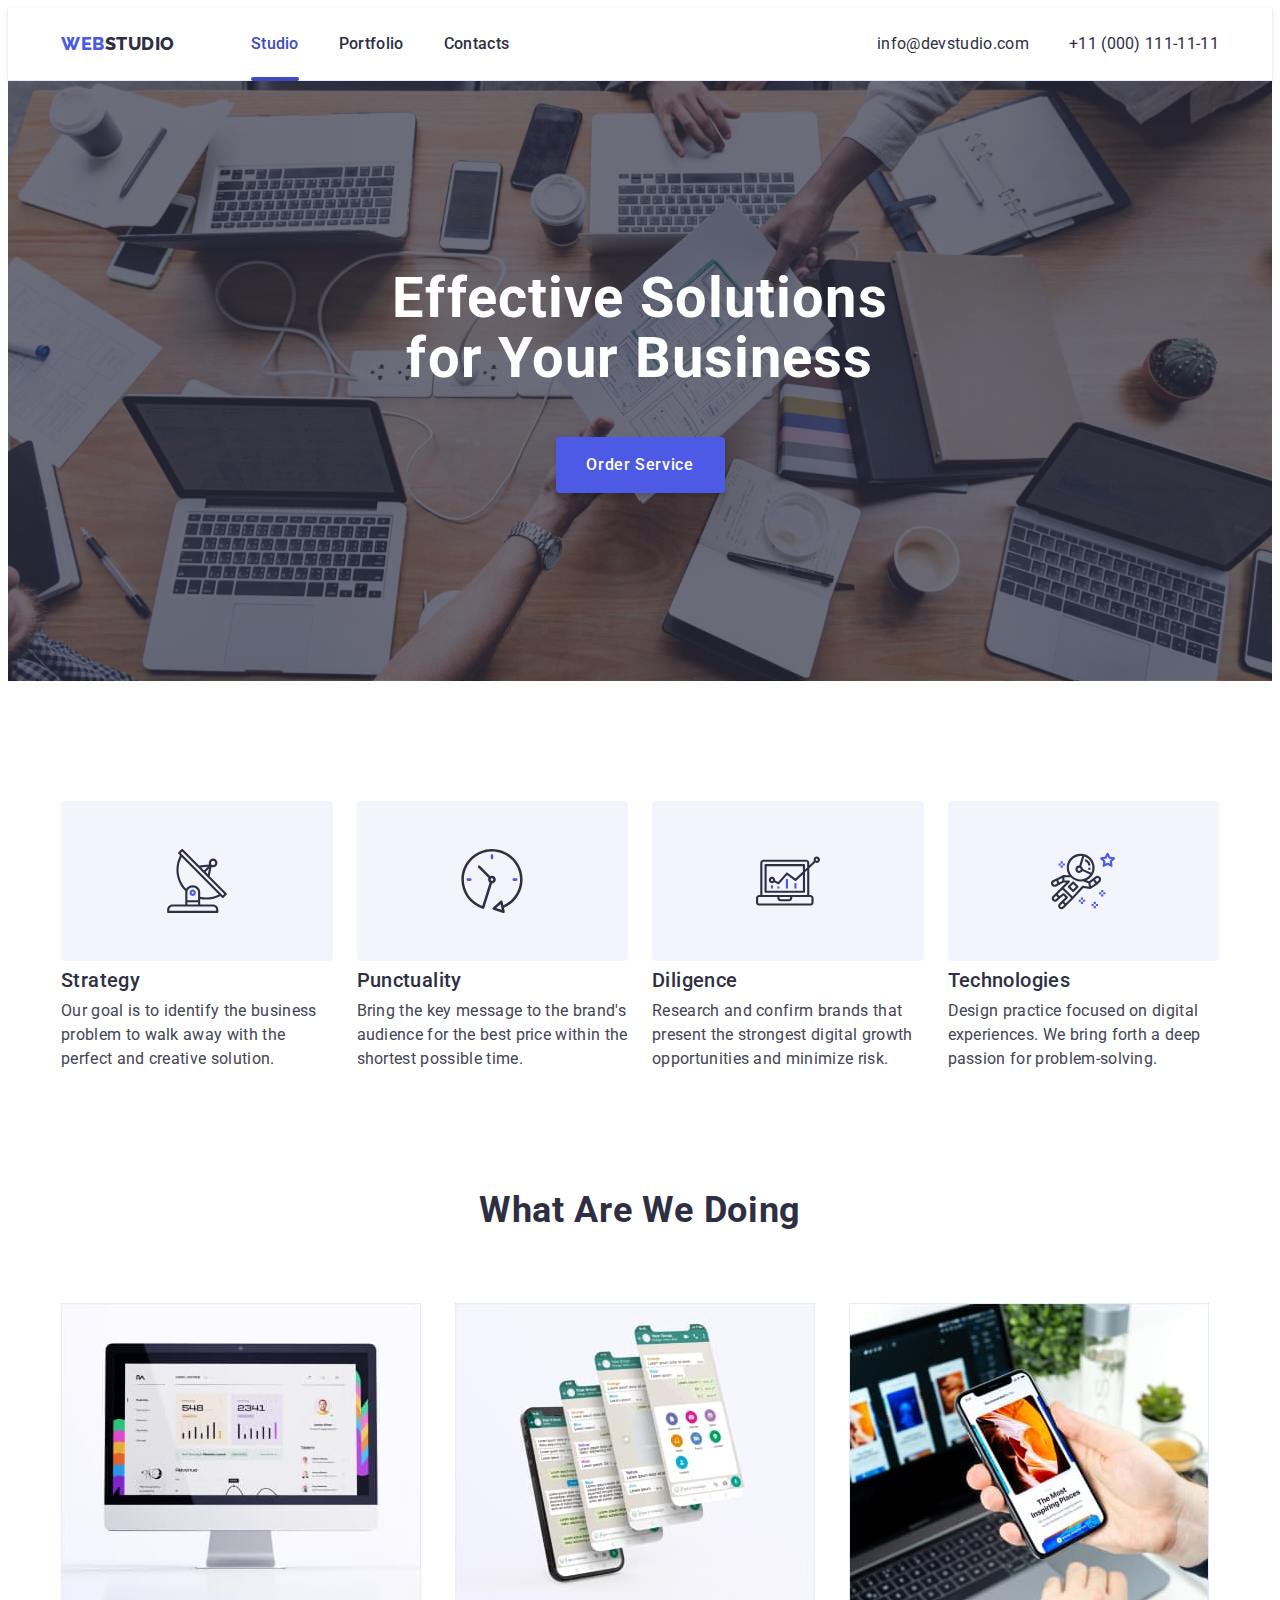
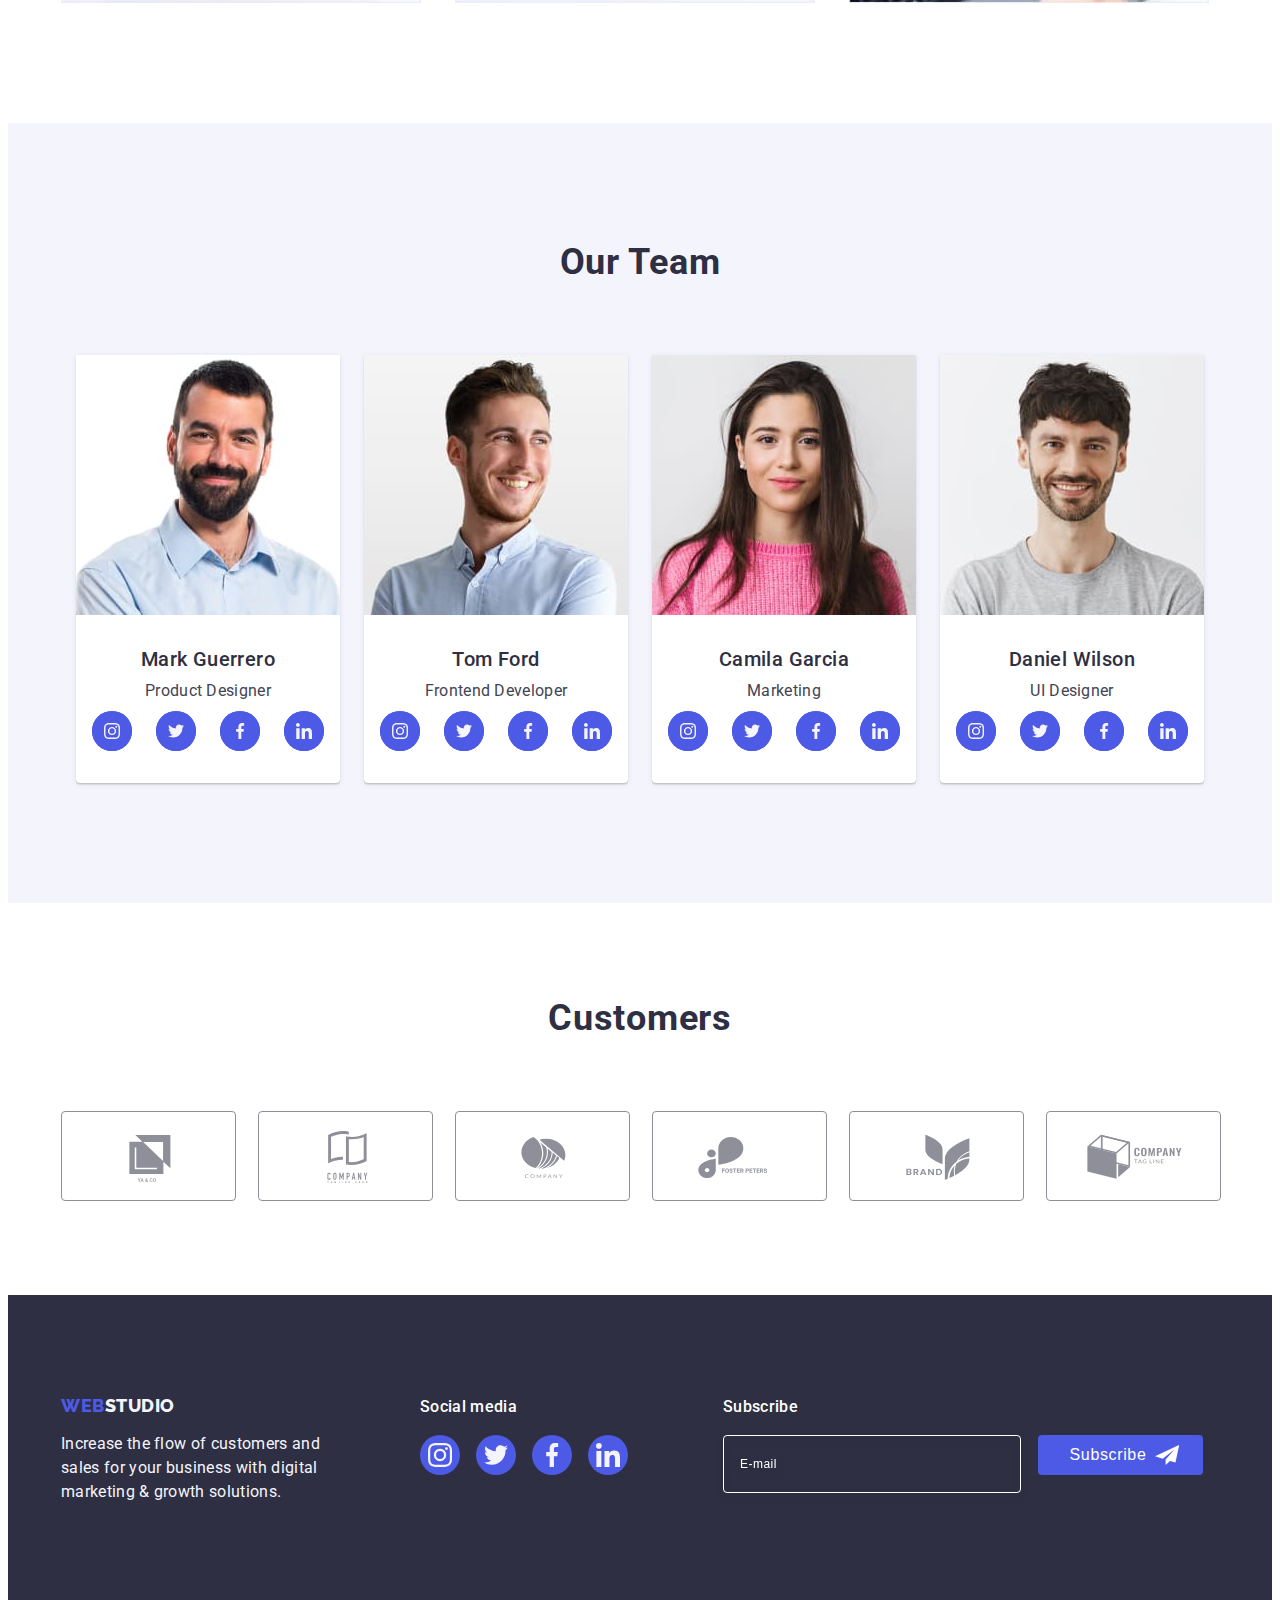
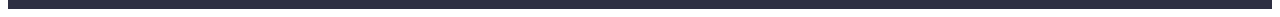
<file: index.html>
<!DOCTYPE html>
<html lang="en">
  <head>
    <meta charset="UTF-8" />
    <meta http-equiv="X-UA-Compatible" content="IE=edge" />
    <meta name="viewport" content="width=device-width, initial-scale=1.0" />
    <link rel="preconnect" href="https://fonts.googleapis.com" />
    <link rel="preconnect" href="https://fonts.gstatic.com" crossorigin />
    <link
      href="https://fonts.googleapis.com/css2?family=Raleway:wght@800&family=Roboto:wght@400;500;700;900&display=swap"
      rel="stylesheet"
    />
    <title>Web Studio</title>
    <link
      rel="stylesheet"
      href="https://cdnjs.cloudflare.com/ajax/libs/modern-normalize/2.0.0/modern-normalize.min.css"
      integrity="sha512-4xo8blKMVCiXpTaLzQSLSw3KFOVPWhm/TRtuPVc4WG6kUgjH6J03IBuG7JZPkcWMxJ5huwaBpOpnwYElP/m6wg=="
      crossorigin="anonymous"
      referrerpolicy="no-referrer"
    />
    <link rel="stylesheet" href="./css/styles.css" />
  </head>
  <body>
    <!-- header -->

    <header class="header">
      <div class="container header-container">
        <nav class="header-navigation">
          <a href="./index.html" class="logo link"
            >Web<span class="span-header">Studio</span></a
          >

          <ul class="header-menu list">
            <li class="header-menu-item">
              <a href="./index.html" class="header-menu-link link current"
                >Studio</a
              >
            </li>
            <li class="header-menu-item">
              <a href="./portfolio.html" class="header-menu-link link"
                >Portfolio</a
              >
            </li>
            <li class="header-menu-item">
              <a href="" class="header-menu-link link">Contacts</a>
            </li>
          </ul>
        </nav>
        <address class="header-address">
          <ul class="adress list">
            <li class="header-address-item">
              <a
                class="header-address-link link"
                href="mailto:info@devstudio.com"
                >info@devstudio.com</a
              >
            </li>
            <li class="header-address-item link">
              <a class="header-address-link link" href="tel:+110001111111"
                >+11 (000) 111-11-11</a
              >
            </li>
          </ul>
        </address>
        <button
          class="mob-menu-open js-open-menu"
          aria-expanded="false"
          aria-controls="menu"
        >
          <svg class="mob-menu-icon" width="32" height="22">
            <use href="./images/icons.svg#icon-charm_menu-hamburger"></use>
          </svg>
        </button>
        <div class="mob-menu js-menu-container" id="menu">
          <div>
            <button type="button" class="mob-menu-close js-close-menu">
              <svg class="mob-close-icon" width="8" height="8">
                <use
                  href="./images/icons.svg#icon-close-black-18dp-2-1-1"
                ></use>
              </svg>
            </button>
            <ul class="mob-menu-list list">
              <li class="mob-menu-item">
                <a href="./index.html" class="mob-menu-link link current"
                  >Studio</a
                >
              </li>
              <li class="mob-menu-item">
                <a href="./portfolio.html" class="mob-menu-link link"
                  >Portfolio</a
                >
              </li>
              <li class="mob-menu-item">
                <a href="" class="mob-menu-link link">Contacts</a>
              </li>
            </ul>
          </div>
          <div>
            <ul class="mob-adress list">
              <li class="mob-phone-item link">
                <a class="mob-phone-link link" href="tel:+110001111111"
                  >+11 (000) 111-11-11</a
                >
              </li>
              <li class="mob-address-item">
                <a
                  class="mob-address-link link"
                  href="mailto:info@devstudio.com"
                  >info@devstudio.com</a
                >
              </li>
            </ul>
            <ul class="mob-social list">
              <li class="mob-social-icon">
                <a href="" target="blank" class="mob-social-link">
                  <svg class="mob-icon-svg" width="24" height="24">
                    <use href="./images/icons.svg#icon-instagram-2"></use>
                  </svg>
                </a>
              </li>

              <li class="mob-social-icon">
                <a href="" target="blank" class="mob-social-link">
                  <svg class="mob-icon-svg" width="24" height="24">
                    <use href="./images/icons.svg#icon-twitter-1"></use>
                  </svg>
                </a>
              </li>
              <li class="mob-social-icon">
                <a href="" target="blank" class="mob-social-link">
                  <svg class="mob-icon-svg" width="24" height="24">
                    <use href="./images/icons.svg#icon-facebook-1"></use>
                  </svg>
                </a>
              </li>
              <li class="mob-social-icon">
                <a href="" target="blank" class="mob-social-link">
                  <svg class="mob-icon-svg" width="24" height="24">
                    <use href="./images/icons.svg#icon-linkedin-1"></use>
                  </svg>
                </a>
              </li>
            </ul>
          </div>
        </div>
      </div>
    </header>

    <!-- hero -->

    <main>
      <section id="studio" class="hero">
        <div class="container hero-container">
          <h1 class="hero-title">Effective Solutions for Your Business</h1>
          <button class="hero-button" type="button" data-modal-open>
            Order Service
          </button>
        </div>
      </section>

      <!-- description -->

      <section class="descrip">
        <div class="container">
          <h2 class="visually-hidden">Benefits</h2>
          <ul class="descrip-list list">
            <li class="descrip-list-item">
              <div class="descrip-icon-background">
                <svg class="descrip-icon" width="64" height="64">
                  <use href="./images/icons.svg#icon-antenna"></use>
                </svg>
              </div>
              <h3 class="descrip-list-title">Strategy</h3>
              <p class="descrip-list-descrip">
                Our goal is to identify the business problem to walk away with
                the perfect and creative solution.
              </p>
            </li>
            <li class="descrip-list-item">
              <div class="descrip-icon-background">
                <svg class="descrip-icon" width="64" height="64">
                  <use href="./images/icons.svg#icon-clock"></use>
                </svg>
              </div>
              <h3 class="descrip-list-title">Punctuality</h3>
              <p class="descrip-list-descrip">
                Bring the key message to the brand's audience for the best price
                within the shortest possible time.
              </p>
            </li>
            <li class="descrip-list-item">
              <div class="descrip-icon-background">
                <svg class="descrip-icon" width="64" height="64">
                  <use href="./images/icons.svg#icon-diagram"></use>
                </svg>
              </div>
              <h3 class="descrip-list-title">Diligence</h3>
              <p class="descrip-list-descrip">
                Research and confirm brands that present the strongest digital
                growth opportunities and minimize risk.
              </p>
            </li>
            <li class="descrip-list-item">
              <div class="descrip-icon-background">
                <svg class="descrip-icon" width="64" height="64">
                  <use href="./images/icons.svg#icon-astronaut"></use>
                </svg>
              </div>
              <h3 class="descrip-list-title">Technologies</h3>
              <p class="descrip-list-descrip">
                Design practice focused on digital experiences. We bring forth a
                deep passion for problem-solving.
              </p>
            </li>
          </ul>
        </div>
      </section>

      <!--  main activity section 3-->

      <section class="main-activity">
        <div class="container activity-contatiner">
          <h2 class="section-title">What are we doing</h2>
          <ul class="main-activity-list list">
            <li class="main-activity-item">
              <img
                src="./images/img1.jpg"
                alt="desktop computer"
                width="360"
                height="300"
              />
            </li>
            <li class="main-activity-item">
              <img
                src="./images/img2.jpg"
                alt="smartphone"
                width="360"
                height="300"
              />
            </li>
            <li class="main-activity-item">
              <img
                src="./images/img3.jpg"
                alt="laptop and smartphone"
                width="360"
                height="300"
              />
            </li>
          </ul>
        </div>
      </section>

      <!-- team section 4 -->
      <section class="team">
        <div class="container">
          <h2 class="section-title">Our Team</h2>
          <ul class="team-list list">
            <li class="team-item">
              <img
                class="team-photo"
                srcset="
                  ./images/guererro-mob.jpg 1x,
                  ./images/guerro-mob2x.jpg 2x
                "
                src="./images/guerrero.jpg"
                alt="Product Designer"
                width="264"
                height="260"
              />
              <div class="card">
                <h3 class="team-item-name">Mark Guerrero</h3>
                <p class="team-item-position">Product Designer</p>
                <ul class="team-social list">
                  <li class="team-social-icon">
                    <a href="" target="blank" class="team-social-link">
                      <svg class="social-icon-svg" width="16" height="16">
                        <use href="./images/icons.svg#icon-instagram-2"></use>
                      </svg>
                    </a>
                  </li>
                  <li class="team-social-icon">
                    <a href="" target="blank" class="team-social-link">
                      <svg class="social-icon-svg" width="16" height="16">
                        <use href="./images/icons.svg#icon-twitter-1"></use>
                      </svg>
                    </a>
                  </li>
                  <li class="team-social-icon">
                    <a href="" target="blank" class="team-social-link">
                      <svg class="social-icon-svg" width="16" height="16">
                        <use href="./images/icons.svg#icon-facebook-1"></use>
                      </svg>
                    </a>
                  </li>
                  <li class="team-social-icon">
                    <a href="" target="blank" class="team-social-link">
                      <svg class="social-icon-svg" width="16" height="16">
                        <use href="./images/icons.svg#icon-linkedin-1"></use>
                      </svg>
                    </a>
                  </li>
                </ul>
              </div>
            </li>
            <li class="team-item">
              <img
                class="team-photo"
                srcset="./images/ford-mob.jpg 1x, ./images/ford-mob2x.jpg 2x"
                src="./images/ford.jpg"
                alt="Frontend Developer"
                width="264"
                height="260"
              />
              <div class="card">
                <h3 class="team-item-name">Tom Ford</h3>
                <p class="team-item-position">Frontend Developer</p>
                <ul class="team-social list">
                  <li class="team-social-icon">
                    <a href="" target="blank" class="team-social-link">
                      <svg class="social-icon-svg" width="16" height="16">
                        <use href="./images/icons.svg#icon-instagram-2"></use>
                      </svg>
                    </a>
                  </li>
                  <li class="team-social-icon">
                    <a href="" target="blank" class="team-social-link">
                      <svg class="social-icon-svg" width="16" height="16">
                        <use href="./images/icons.svg#icon-twitter-1"></use>
                      </svg>
                    </a>
                  </li>
                  <li class="team-social-icon">
                    <a href="" target="blank" class="team-social-link">
                      <svg class="social-icon-svg" width="16" height="16">
                        <use href="./images/icons.svg#icon-facebook-1"></use>
                      </svg>
                    </a>
                  </li>
                  <li class="team-social-icon">
                    <a href="" target="blank" class="team-social-link">
                      <svg class="social-icon-svg" width="16" height="16">
                        <use href="./images/icons.svg#icon-linkedin-1"></use>
                      </svg>
                    </a>
                  </li>
                </ul>
              </div>
            </li>
            <li class="team-item">
              <img
                class="team-photo"
                srcset="
                  ./images/gracia-mob.jpg   1x,
                  ./images/garcia-mob2x.jpg 2x
                "
                src="./images/garcia.jpg"
                alt="Marketing"
                width="264"
                height="260"
              />
              <div class="card">
                <h3 class="team-item-name">Camila Garcia</h3>
                <p class="team-item-position">Marketing</p>
                <ul class="team-social list">
                  <li class="team-social-icon">
                    <a href="" target="blank" class="team-social-link">
                      <svg class="social-icon-svg" width="16" height="16">
                        <use href="./images/icons.svg#icon-instagram-2"></use>
                      </svg>
                    </a>
                  </li>
                  <li class="team-social-icon">
                    <a href="" target="blank" class="team-social-link">
                      <svg class="social-icon-svg" width="16" height="16">
                        <use href="./images/icons.svg#icon-twitter-1"></use>
                      </svg>
                    </a>
                  </li>
                  <li class="team-social-icon">
                    <a href="" target="blank" class="team-social-link">
                      <svg class="social-icon-svg" width="16" height="16">
                        <use href="./images/icons.svg#icon-facebook-1"></use>
                      </svg>
                    </a>
                  </li>
                  <li class="team-social-icon">
                    <a href="" target="blank" class="team-social-link">
                      <svg class="social-icon-svg" width="16" height="16">
                        <use href="./images/icons.svg#icon-linkedin-1"></use>
                      </svg>
                    </a>
                  </li>
                </ul>
              </div>
            </li>
            <li class="team-item">
              <img
                class="team-photo"
                srcset="
                  ./images/wilson-mob.jpg   1x,
                  ./images/wilson-mob2x.jpg 2x
                "
                src="./images/wilson.jpg"
                alt="UI Designer"
                width="264"
                height="260"
              />
              <div class="card">
                <h3 class="team-item-name">Daniel Wilson</h3>
                <p class="team-item-position">UI Designer</p>
                <ul class="team-social list">
                  <li class="team-social-icon">
                    <a href="" target="blank" class="team-social-link">
                      <svg class="social-icon-svg" width="16" height="16">
                        <use href="./images/icons.svg#icon-instagram-2"></use>
                      </svg>
                    </a>
                  </li>
                  <li class="team-social-icon">
                    <a href="" target="blank" class="team-social-link">
                      <svg class="social-icon-svg" width="16" height="16">
                        <use href="./images/icons.svg#icon-twitter-1"></use>
                      </svg>
                    </a>
                  </li>
                  <li class="team-social-icon">
                    <a href="" target="blank" class="team-social-link">
                      <svg class="social-icon-svg" width="16" height="16">
                        <use href="./images/icons.svg#icon-facebook-1"></use>
                      </svg>
                    </a>
                  </li>
                  <li class="team-social-icon">
                    <a href="" target="blank" class="team-social-link">
                      <svg class="social-icon-svg" width="16" height="16">
                        <use href="./images/icons.svg#icon-linkedin-1"></use>
                      </svg>
                    </a>
                  </li>
                </ul>
              </div>
            </li>
          </ul>
        </div>
      </section>

      <!-- section 5 custumers -->

      <section class="customers">
        <div class="container">
          <h2 class="section-title">Customers</h2>
          <div class="customer-list-box">
            <ul class="customer-list list">
              <li class="customer-list-item">
                <a href="" target="blank" class="customer-link">
                  <svg class="customer-icon" width="104" height="56">
                    <use href="./images/icons.svg#icon-Logo"></use>
                  </svg>
                </a>
              </li>
              <li class="customer-list-item">
                <a href="" target="blank" class="customer-link">
                  <svg class="customer-icon" width="104" height="56">
                    <use href="./images/icons.svg#icon-Logo1"></use>
                  </svg>
                </a>
              </li>
              <li class="customer-list-item">
                <a href="" target="blank" class="customer-link">
                  <svg class="customer-icon" width="104" height="56">
                    <use href="./images/icons.svg#icon-Logo2"></use>
                  </svg>
                </a>
              </li>
              <li class="customer-list-item">
                <a href="" target="blank" class="customer-link">
                  <svg class="customer-icon" width="104" height="56">
                    <use href="./images/icons.svg#icon-Logo3"></use>
                  </svg>
                </a>
              </li>
              <li class="customer-list-item">
                <a href="" target="blank" class="customer-link">
                  <svg class="customer-icon" width="104" height="56">
                    <use href="./images/icons.svg#icon-Logo4"></use>
                  </svg>
                </a>
              </li>
              <li class="customer-list-item">
                <a href="" target="blank" class="customer-link">
                  <svg class="customer-icon" width="104" height="56">
                    <use href="./images/icons.svg#icon-Logo5"></use>
                  </svg>
                </a>
              </li>
            </ul>
          </div>
        </div>
      </section>
    </main>

    <!-- footer  -->

    <footer class="footer">
      <div class="container footer-txt-container">
        <div class="footer-logo-box">
          <a href="./index.html" class="logo footer-logo link"
            >Web<span class="span-footer">Studio</span></a
          >
          <p class="footer-txt">
            Increase the flow of customers and sales for your business with
            digital marketing & growth solutions.
          </p>
        </div>
        <div class="social-container">
          <p class="footer-media-title">Social media</p>
          <ul class="footer-social list">
            <li class="footer-social-icon">
              <a href="" target="blank" class="footer-social-link">
                <svg class="footer-icon-svg" width="24" height="24">
                  <use href="./images/icons.svg#icon-instagram-2"></use>
                </svg>
              </a>
            </li>

            <li class="footer-social-icon">
              <a href="" target="blank" class="footer-social-link">
                <svg class="footer-icon-svg" width="24" height="24">
                  <use href="./images/icons.svg#icon-twitter-1"></use>
                </svg>
              </a>
            </li>
            <li class="footer-social-icon">
              <a href="" target="blank" class="footer-social-link">
                <svg class="footer-icon-svg" width="24" height="24">
                  <use href="./images/icons.svg#icon-facebook-1"></use>
                </svg>
              </a>
            </li>
            <li class="footer-social-icon">
              <a href="" target="blank" class="footer-social-link">
                <svg class="footer-icon-svg" width="24" height="24">
                  <use href="./images/icons.svg#icon-linkedin-1"></use>
                </svg>
              </a>
            </li>
          </ul>
        </div>
        <div class="footer-subscribe-container">
          <p class="footer-input-name">Subscribe</p>
          <form class="footer-form">
            <label for="footer-email" class="footer-subscribe">
              <input
                type="email"
                name="footer-email"
                id="footer-email"
                placeholder="E-mail"
                class="footer-input"
            /></label>
            <button type="submit" class="footer-button">
              Subscribe<svg class="footer-send" width="24" height="24">
                <use href="./images/icons.svg#icon-icon-send"></use>
              </svg>
            </button>
          </form>
        </div>
      </div>
    </footer>

    <!-- modal -->

    <div class="backdrop is-hidden" data-modal>
      <div class="modal">
        <button type="button" class="modal-btn" data-modal-close>
          <svg class="modal-close" width="8" height="8">
            <use href="./images/icons.svg#icon-close-black-18dp-2-1"></use>
          </svg>
        </button>
        <p class="modal-title">Leave your contacts and we will call you back</p>
        <form class="modal-form">
          <div class="modal-field">
            <label for="user-name" class="modal-label">Name</label>
            <div class="input-wrap">
              <input
                type="text"
                name="user-name"
                id="user-name"
                class="modal-input"
              />
              <svg class="input-icon" width="18" height="24">
                <use href="./images/icons.svg#icon-Vector"></use>
              </svg>
            </div>
          </div>
          <div class="modal-field">
            <label for="user-tel" class="modal-label">Phone</label>
            <div class="input-wrap">
              <input
                type="tel"
                name="user-tel"
                id="user-tel"
                class="modal-input"
              />
              <svg class="input-icon" width="18" height="24">
                <use href="./images/icons.svg#icon-Vector-1"></use>
              </svg>
            </div>
          </div>
          <div class="modal-field">
            <label for="user-email" class="modal-label">Email</label>
            <div class="input-wrap">
              <input
                type="email"
                name="user-email"
                id="user-email"
                class="modal-input"
              />
              <svg class="input-icon" width="18" height="24">
                <use href="./images/icons.svg#icon-Vector-2"></use>
              </svg>
            </div>
          </div>
          <div class="modal-field-txt">
            <label for="user-comment" class="modal-label">Comment</label>
            <textarea
              name="user-comment"
              id="user-comment"
              placeholder="Text input"
              class="modal-comment"
            ></textarea>
          </div>
          <div class="modal-check-container">
            <input
              type="checkbox"
              name="user-privacy"
              id="user-privacy"
              class="input-check visually-hidden"
              value="true"
            />
            <label for="user-privacy" class="check-txt"
              ><span class="modal-span">
                <svg class="check-icon" width="10" height="8">
                  <use href="./images/icons.svg#icon-checkmark"></use>
                </svg>
              </span>
              I accept the terms and conditions of the
              <a href="" class="terems-link">Privacy Policy</a>
            </label>
          </div>
          <button type="submit" class="modal-send">Send</button>
        </form>
      </div>
    </div>
    <script src="./js/modal.js"></script>
    <script src="./js/menu.js"></script>
  </body>
</html>
</file>
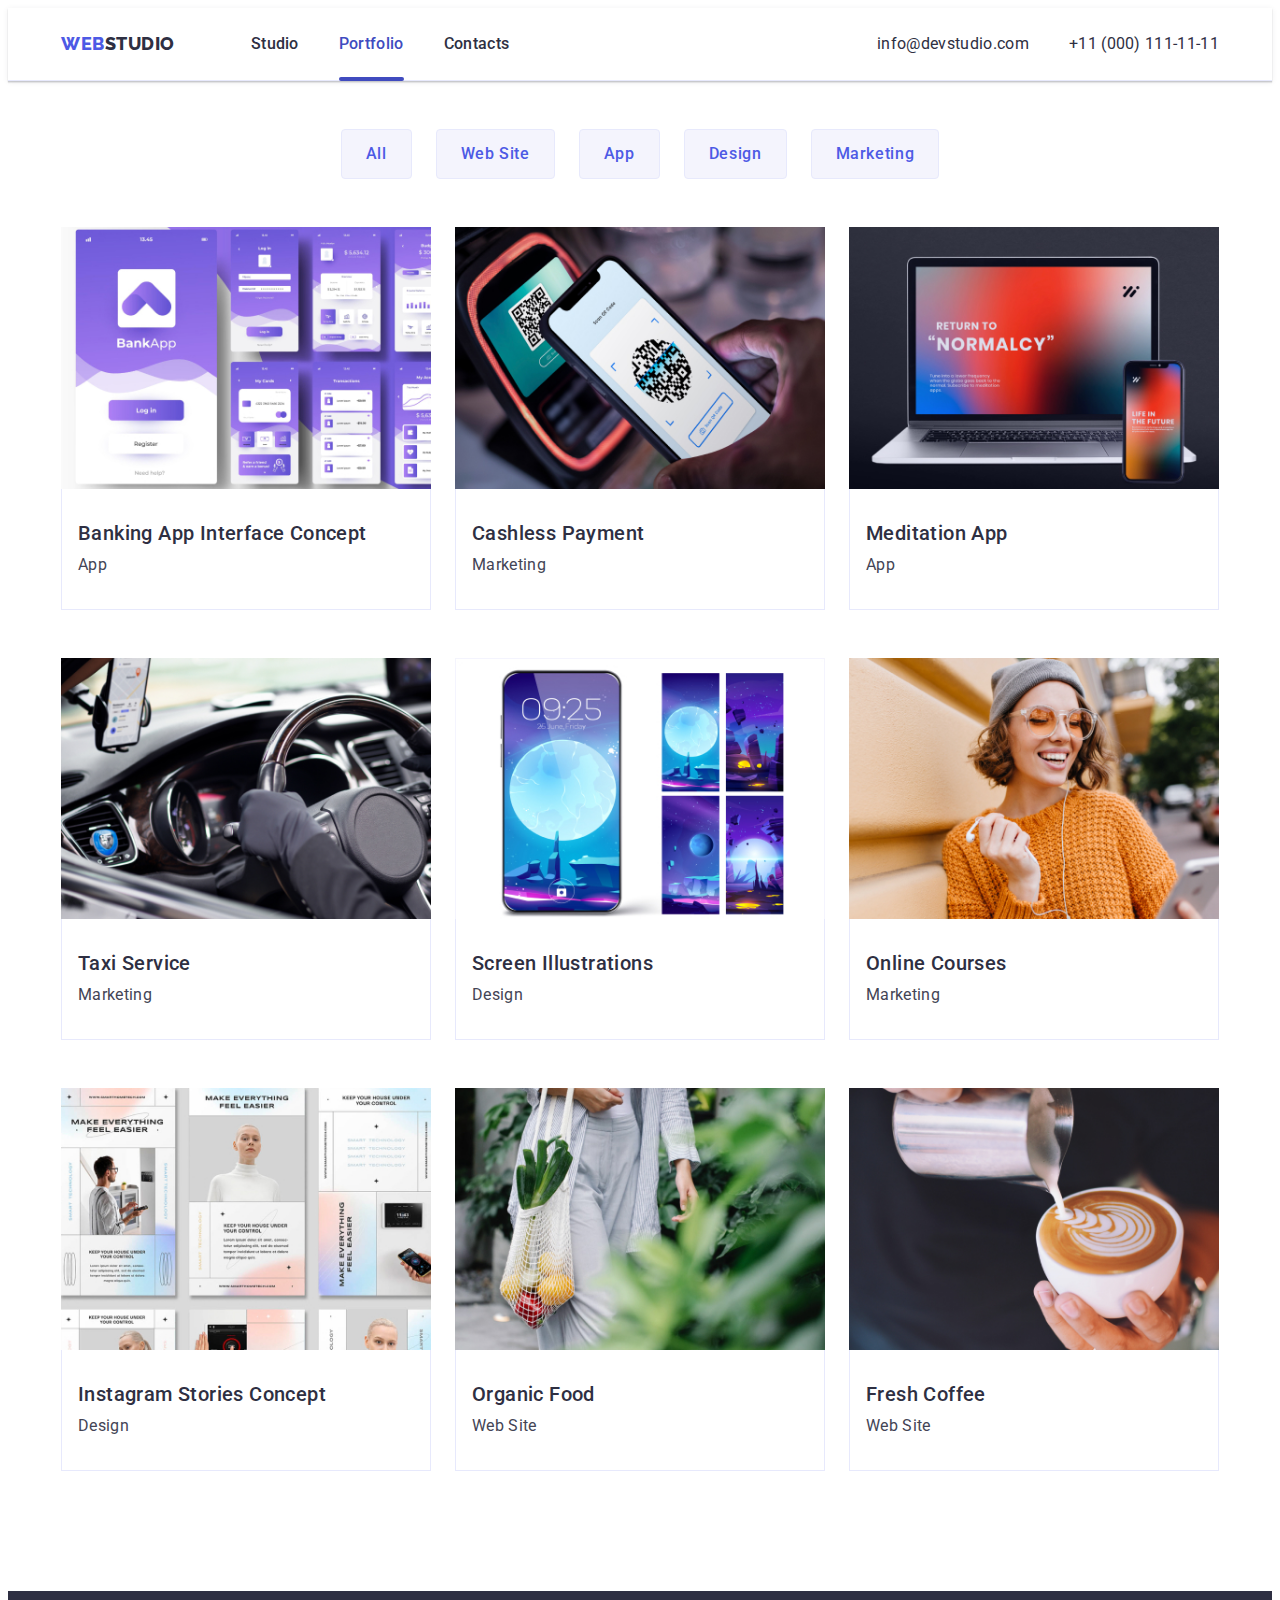
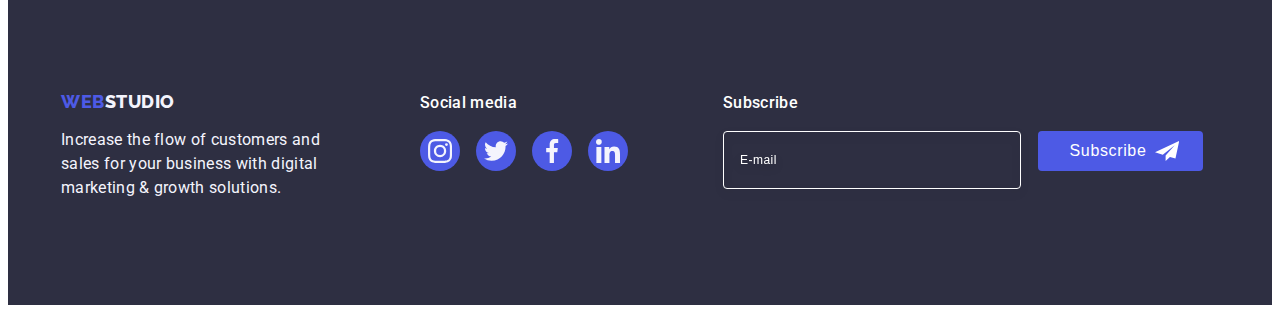
<file: portfolio.html>
<!DOCTYPE html>
<html lang="en">
  <head>
    <meta charset="UTF-8" />
    <meta http-equiv="X-UA-Compatible" content="IE=edge" />
    <meta name="viewport" content="width=device-width, initial-scale=1.0" />
    <link rel="preconnect" href="https://fonts.googleapis.com" />
    <link rel="preconnect" href="https://fonts.gstatic.com" crossorigin />
    <link
      href="https://fonts.googleapis.com/css2?family=Raleway:wght@800&family=Roboto:wght@400;500;700;900&display=swap"
      rel="stylesheet"
    />
    <title>Portfolio</title>
    <link
      rel="stylesheet"
      href="https://cdnjs.cloudflare.com/ajax/libs/modern-normalize/2.0.0/modern-normalize.min.css"
      integrity="sha512-4xo8blKMVCiXpTaLzQSLSw3KFOVPWhm/TRtuPVc4WG6kUgjH6J03IBuG7JZPkcWMxJ5huwaBpOpnwYElP/m6wg=="
      crossorigin="anonymous"
      referrerpolicy="no-referrer"
    />
    <link rel="stylesheet" href="./css/styles.css" />
  </head>
  <body>
    <header class="header">
      <div class="container header-container">
        <nav class="header-navigation">
          <a href="./index.html" class="logo link"
            >Web<span class="span-header">Studio</span></a
          >
          <ul class="header-menu list">
            <li class="header-menu-item">
              <a href="./index.html" class="header-menu-link link">Studio</a>
            </li>
            <li class="header-menu-item">
              <a href="./portfolio.html" class="header-menu-link link current"
                >Portfolio</a
              >
            </li>
            <li class="header-menu-item">
              <a href="" class="header-menu-link link">Contacts</a>
            </li>
          </ul>
        </nav>
        <address class="header-address">
          <ul class="adress list">
            <li class="header-address-item">
              <a
                class="header-address-link link"
                href="mailto:info@devstudio.com"
                >info@devstudio.com</a
              >
            </li>
            <li class="header-address-item link">
              <a class="header-address-link link" href="tel:+110001111111"
                >+11 (000) 111-11-11</a
              >
            </li>
          </ul>
        </address>
        <button
          class="mob-menu-open js-open-menu"
          aria-expanded="false"
          aria-controls="menu"
        >
          <svg class="mob-menu-icon" width="32" height="22">
            <use href="./images/icons.svg#icon-charm_menu-hamburger"></use>
          </svg>
        </button>
        <div class="mob-menu js-menu-container" id="menu">
          <div>
            <button type="button" class="mob-menu-close js-close-menu">
              <svg class="mob-close-icon" width="8" height="8">
                <use
                  href="./images/icons.svg#icon-close-black-18dp-2-1-1"
                ></use>
              </svg>
            </button>
            <ul class="mob-menu-list list">
              <li class="mob-menu-item">
                <a href="./index.html" class="mob-menu-link link current"
                  >Studio</a
                >
              </li>
              <li class="mob-menu-item">
                <a href="./portfolio.html" class="mob-menu-link link"
                  >Portfolio</a
                >
              </li>
              <li class="mob-menu-item">
                <a href="" class="mob-menu-link link">Contacts</a>
              </li>
            </ul>
          </div>
          <div>
            <ul class="mob-adress list">
              <li class="mob-phone-item link">
                <a class="mob-address-link link" href="tel:+110001111111"
                  >+11 (000) 111-11-11</a
                >
              </li>
              <li class="mob-address-item">
                <a
                  class="mob-address-link link"
                  href="mailto:info@devstudio.com"
                  >info@devstudio.com</a
                >
              </li>
            </ul>
            <ul class="mob-social list">
              <li class="mob-social-icon">
                <a href="" target="blank" class="mob-social-link">
                  <svg class="mob-icon-svg" width="24" height="24">
                    <use href="./images/icons.svg#icon-instagram-2"></use>
                  </svg>
                </a>
              </li>

              <li class="mob-social-icon">
                <a href="" target="blank" class="mob-social-link">
                  <svg class="mob-icon-svg" width="24" height="24">
                    <use href="./images/icons.svg#icon-twitter-1"></use>
                  </svg>
                </a>
              </li>
              <li class="mob-social-icon">
                <a href="" target="blank" class="mob-social-link">
                  <svg class="mob-icon-svg" width="24" height="24">
                    <use href="./images/icons.svg#icon-facebook-1"></use>
                  </svg>
                </a>
              </li>
              <li class="mob-social-icon">
                <a href="" target="blank" class="mob-social-link">
                  <svg class="mob-icon-svg" width="24" height="24">
                    <use href="./images/icons.svg#icon-linkedin-1"></use>
                  </svg>
                </a>
              </li>
            </ul>
          </div>
        </div>
      </div>
    </header>

    <main>
      <section class="main-portfolio">
        <div class="container">
          <h1 class="visually-hidden">Portfolio</h1>
          <ul class="filters list">
            <li><button type="button" class="filters-button">All</button></li>
            <li>
              <button type="button" class="filters-button">Web Site</button>
            </li>
            <li><button type="button" class="filters-button">App</button></li>
            <li>
              <button type="button" class="filters-button">Design</button>
            </li>
            <li>
              <button type="button" class="filters-button">Marketing</button>
            </li>
          </ul>
          <ul class="product list">
            <li class="product-item">
              <a href="" class="product-item-link link">
                <div class="product-overlay">
                  <img
                    srcset="./images/bank1x.jpg 1x, ./images/bank2x.jpg 2x"
                    src="./images/bankingapp.jpg"
                    alt="Banking app interface"
                    width="360"
                    class="product-image"
                  />
                  <p class="product-overlay-txt">
                    14 Stylish and User-Friendly App Design Concepts · Task
                    Manager App · Calorie Tracker App · Exotic Fruit Ecommerce
                    App · Cloud Storage App
                  </p>
                </div>
                <div class="product-card">
                  <h2 class="product-item-name">
                    Banking App Interface Concept
                  </h2>
                  <p class="product-item-type">App</p>
                </div>
              </a>
            </li>
            <li class="product-item">
              <a href="" class="product-item-link link">
                <div class="product-overlay">
                  <img
                    srcset="
                      ./images/cashless1x.jpg 1x,
                      ./images/cashless2x.jpg 2x
                    "
                    src="./images/cashless.jpg"
                    alt="Cashless Payment"
                    width="360"
                    class="product-image"
                  />
                  <p class="product-overlay-txt">
                    14 Stylish and User-Friendly App Design Concepts · Task
                    Manager App · Calorie Tracker App · Exotic Fruit Ecommerce
                    App · Cloud Storage App
                  </p>
                </div>
                <div class="product-card">
                  <h2 class="product-item-name">Cashless Payment</h2>
                  <p class="product-item-type">Marketing</p>
                </div>
              </a>
            </li>
            <li class="product-item">
              <a href="" class="product-item-link link">
                <div class="product-overlay">
                  <img
                    srcset="
                      ./images/meditation1x.jpg 1x,
                      ./images/meditation2x.jpg 2x
                    "
                    src="./images/meditation.jpg"
                    alt="Meditation App"
                    width="360"
                    class="product-image"
                  />
                  <p class="product-overlay-txt">
                    14 Stylish and User-Friendly App Design Concepts · Task
                    Manager App · Calorie Tracker App · Exotic Fruit Ecommerce
                    App · Cloud Storage App
                  </p>
                </div>
                <div class="product-card">
                  <h2 class="product-item-name">Meditation App</h2>
                  <p class="product-item-type">App</p>
                </div>
              </a>
            </li>
            <li class="product-item">
              <a href="" class="product-item-link link">
                <div class="product-overlay">
                  <img
                    srcset="./images/taxi1x.jpg 1x, ./images/taxi2x.jpg 2x"
                    src="./images/taxi.jpg"
                    alt="Taxi"
                    width="360"
                    class="product-image"
                  />
                  <p class="product-overlay-txt">
                    14 Stylish and User-Friendly App Design Concepts · Task
                    Manager App · Calorie Tracker App · Exotic Fruit Ecommerce
                    App · Cloud Storage App
                  </p>
                </div>
                <div class="product-card">
                  <h2 class="product-item-name">Taxi Service</h2>
                  <p class="product-item-type">Marketing</p>
                </div>
              </a>
            </li>
            <li class="product-item">
              <a href="" class="product-item-link link">
                <div class="product-overlay">
                  <img
                    srcset="./images/screen1x.jpg 1x, ./images/screen2x.jpg 2x"
                    src="./images/screen.jpg"
                    alt="Screen design"
                    width="360"
                    class="product-image"
                  />
                  <p class="product-overlay-txt">
                    14 Stylish and User-Friendly App Design Concepts · Task
                    Manager App · Calorie Tracker App · Exotic Fruit Ecommerce
                    App · Cloud Storage App
                  </p>
                </div>
                <div class="product-card">
                  <h2 class="product-item-name">Screen Illustrations</h2>
                  <p class="product-item-type">Design</p>
                </div>
              </a>
            </li>
            <li class="product-item">
              <a href="" class="product-item-link link">
                <div class="product-overlay">
                  <img
                    srcset="
                      ./images/courses1x.jpg 1x,
                      ./images/courses2x.jpg 2x
                    "
                    src="./images/courses.jpg"
                    alt="Online courses"
                    width="360"
                    class="product-image"
                  />
                  <p class="product-overlay-txt">
                    14 Stylish and User-Friendly App Design Concepts · Task
                    Manager App · Calorie Tracker App · Exotic Fruit Ecommerce
                    App · Cloud Storage App
                  </p>
                </div>
                <div class="product-card">
                  <h2 class="product-item-name">Online Courses</h2>
                  <p class="product-item-type">Marketing</p>
                </div>
              </a>
            </li>
            <li class="product-item">
              <a href="" class="product-item-link link">
                <div class="product-overlay">
                  <img
                    srcset="./images/insta1x.jpg 1x, ./images/insta2x.jpg 2x"
                    src="./images/insta.jpg"
                    alt="Instagram stories"
                    width="360"
                    class="product-image"
                  />
                  <p class="product-overlay-txt">
                    14 Stylish and User-Friendly App Design Concepts · Task
                    Manager App · Calorie Tracker App · Exotic Fruit Ecommerce
                    App · Cloud Storage App
                  </p>
                </div>
                <div class="product-card">
                  <h2 class="product-item-name">Instagram Stories Concept</h2>
                  <p class="product-item-type">Design</p>
                </div>
              </a>
            </li>
            <li class="product-item">
              <a href="" class="product-item-link link">
                <div class="product-overlay">
                  <img
                    srcset="
                      ./images/organic1x.jpg 1x,
                      ./images/organic2x.jpg 2x
                    "
                    src="./images/food.jpg"
                    alt="Organic Food"
                    width="360"
                    class="product-image"
                  />
                  <p class="product-overlay-txt">
                    14 Stylish and User-Friendly App Design Concepts · Task
                    Manager App · Calorie Tracker App · Exotic Fruit Ecommerce
                    App · Cloud Storage App
                  </p>
                </div>
                <div class="product-card">
                  <h2 class="product-item-name">Organic Food</h2>
                  <p class="product-item-type">Web Site</p>
                </div>
              </a>
            </li>
            <li class="product-item">
              <a href="" class="product-item-link link">
                <div class="product-overlay">
                  <img
                    srcset="./images/coffee1x.jpg 1x, ./images/coffee2x.jpg 2x"
                    src="./images/coffee.jpg"
                    alt="Cup of coffee"
                    width="360"
                    class="product-image"
                  />
                  <p class="product-overlay-txt">
                    14 Stylish and User-Friendly App Design Concepts · Task
                    Manager App · Calorie Tracker App · Exotic Fruit Ecommerce
                    App · Cloud Storage App
                  </p>
                </div>
                <div class="product-card">
                  <h2 class="product-item-name">Fresh Coffee</h2>
                  <p class="product-item-type">Web Site</p>
                </div>
              </a>
            </li>
          </ul>
        </div>
      </section>
    </main>

    <!-- footer -->

    <footer class="footer">
      <div class="container footer-txt-container">
        <div class="footer-logo-box">
          <a href="./index.html" class="logo footer-logo link"
            >Web<span class="span-footer">Studio</span></a
          >
          <p class="footer-txt">
            Increase the flow of customers and sales for your business with
            digital marketing & growth solutions.
          </p>
        </div>
        <div class="social-container">
          <p class="footer-media-title">Social media</p>
          <ul class="footer-social list">
            <li class="footer-social-icon">
              <a href="" target="blank" class="footer-social-link">
                <svg class="footer-icon-svg" width="24" height="24">
                  <use href="./images/icons.svg#icon-instagram-2"></use>
                </svg>
              </a>
            </li>

            <li class="footer-social-icon">
              <a href="" target="blank" class="footer-social-link">
                <svg class="footer-icon-svg" width="24" height="24">
                  <use href="./images/icons.svg#icon-twitter-1"></use>
                </svg>
              </a>
            </li>
            <li class="footer-social-icon">
              <a href="" target="blank" class="footer-social-link">
                <svg class="footer-icon-svg" width="24" height="24">
                  <use href="./images/icons.svg#icon-facebook-1"></use>
                </svg>
              </a>
            </li>
            <li class="footer-social-icon">
              <a href="" target="blank" class="footer-social-link">
                <svg class="footer-icon-svg" width="24" height="24">
                  <use href="./images/icons.svg#icon-linkedin-1"></use>
                </svg>
              </a>
            </li>
          </ul>
        </div>
        <div class="footer-subscribe-container">
          <p class="footer-input-name">Subscribe</p>
          <form class="footer-form">
            <label for="footer-email" class="footer-subscribe">
              <input
                type="email"
                name="footer-email"
                id="footer-email"
                placeholder="E-mail"
                class="footer-input"
            /></label>
            <button type="submit" class="footer-button">
              Subscribe<svg class="footer-send" width="24" height="24">
                <use href="./images/icons.svg#icon-icon-send"></use>
              </svg>
            </button>
          </form>
        </div>
      </div>
    </footer>
    <script src="./js/menu.js"></script>
  </body>
</html>
</file>
<file: css/styles.css>
:root {
  --brand-color: #4d5ae5;
  --main-color: #434455;
  --hover-color: #404bbf;
  --headings-color: #2e2f42;
  --background-color: #ffffff;
  --cloud-color: #f4f4fd;
  --helper-text: #8e8f99;
}
body {
  font-family: "Roboto", sans-serif;
  color: #434455;
  background-color: var(--background-color);
}
p,
h1,
h2,
h3,
h4,
h5,
h6 {
  margin-top: 0%;
  margin-bottom: 0%;
}
img {
  display: block;
  max-width: 100%;
  height: auto;
}

.link {
  text-decoration: none;
  display: block;
}
.list {
  list-style: none;
  margin-top: 0%;
  margin-bottom: 0;
  padding-left: 0%;
}

.container {
  /* width: 100%; */
  max-width: 1158px;
  padding: 0 15px;
  margin: 0 auto;
  margin-left: auto;
  margin-right: auto;
}
.visually-hidden {
  position: absolute;
  width: 1px;
  height: 1px;
  margin: -1px;
  border: 0;
  padding: 0;
  white-space: nowrap;
  clip-path: inset(100%);
  clip: rect(0 0 0 0);
  overflow: hidden;
}

/* -----header----------- */

.header {
  border-bottom: 1px solid #e7e9fc;
  box-shadow: 0px 2px 1px rgba(46, 47, 66, 0.08),
    0px 1px 1px rgba(46, 47, 66, 0.16), 0px 1px 6px rgba(46, 47, 66, 0.08);
}

.header-container {
  display: flex;
  align-items: center;
  padding: 24px 16px;
}
.header-navigation {
  display: flex;
  align-items: center;
  flex-grow: 1;
}
.mob-menu-open {
  border: none;
  background-color: transparent;
}
.mob-menu-icon {
  stroke: #2e2f42;
}
.mob-menu {
  position: fixed;
  top: 0;
  left: 0;
  width: 100%;
  height: 100%;
  padding: 24px 24px 40px 24px;
  background-color: #fff;
  z-index: 999;
  transform: translateX(100%);
  transition: transform 250ms ease-in-out;
  display: flex;
  flex-direction: column;
  justify-content: space-between;
}
.mob-menu.is-open {
  transform: translateX(0);
}

.mob-menu-close {
  display: block;
  margin-left: auto;
  margin-bottom: 32px;
  width: 24px;
  height: 24px;
  border-radius: 50%;
  border: 1px solid #2e2f42;
  padding: 0;
  line-height: 0;
}
.mob-close-icon {
  fill: #2e2f42;
}

.mob-menu-item:not(:last-child) {
  margin-bottom: 40px;
}

.mob-menu-link {
  font-size: 36px;
  font-weight: 700;
  line-height: 1.1;
  letter-spacing: 0.02em;
  text-transform: capitalize;
  color: #2e2f42;
  transition-property: color;
  transition-duration: 250ms;
  transition-timing-function: cubic-bezier(0.4, 0, 0.2, 1);
}
.mob-menu-link:focus,
.header-menu-link:active {
  color: #404bbf;
}
.mob-phone-item {
}
.mob-phone-link {
  font-size: 36px;
  font-weight: 700;
  line-height: 1.1;
  letter-spacing: 0.02em;
  color: #4d5ae5;
  text-transform: capitalize;
  margin-bottom: 40px;
}

.mob-address-link {
  color: #434455;
  font-size: 20px;
  font-weight: 500;
  margin-bottom: 48px;
}
.mob-address {
  /* color: #434455;
  font-size: 20px;
  font-weight: 500;
  margin-bottom: 48px; */
}

.mob-social {
  display: flex;
  justify-content: space-evenly;
  align-items: center;
  gap: 26px;
}
.mob-social-icon {
  width: 40px;
  height: 40px;
}
.mob-social-link {
  width: 100%;
  height: 100%;
  background-color: var(--brand-color);
  border-radius: 50%;
  display: flex;
  align-items: center;
  justify-content: center;
  transition: background-color 250ms cubic-bezier(0.4, 0, 0.2, 1);
}
.mob-icon-svg {
  fill: var(--cloud-color);
}

.logo {
  font-family: "Raleway", sans-serif;
  font-weight: 800;
  font-size: 18px;
  line-height: 1.17;
  letter-spacing: 0.03em;
  color: #4d5ae5;
  text-transform: uppercase;
  display: flex;
  margin-right: 76px;
}

.span-header {
  color: var(--headings-color);
}
.header-menu {
  display: none;
}
.adress {
  display: none;
}
/*---------hero--------*/

.hero {
  max-width: 1440px;
  background-color: #2e2f42;
  padding: 120px 0;
  /* padding-top: 188px;
  padding-bottom: 188px; */
  background-image: linear-gradient(
      rgba(46, 47, 66, 0.7),
      rgba(46, 47, 66, 0.7)
    ),
    url(../images/Dark-bg-mob.jpg);
  background-repeat: no-repeat;
  background-position: center;
  background-size: cover;
}
@media (min-device-pixel-ratio: 2),
  (min-resolution: 192dpi),
  (min-resolution: 2dppx) {
  .hero {
    background-image: linear-gradient(
        rgba(46, 47, 66, 0.7),
        rgba(46, 47, 66, 0.7)
      ),
      url(../images/Dark-bg-mob2x.jpg);
  }
}
.hero-title {
  font-size: 36px;
  font-weight: 700;
  line-height: 1.1;
  /* font-size: 56px; */
  /* line-height: 1.07; */
  letter-spacing: 0.02em;
  color: #ffffff;
  text-align: center;
  margin-left: auto;
  margin-right: auto;
  margin-bottom: 72px;
  /* margin-bottom: 48px; */
  max-width: 496px;
  text-transform: capitalize;
}
.hero-button {
  min-width: 169px;
  height: 56px;
  font-family: inherit;
  background-color: #4d5ae5;
  font-weight: 500;
  font-size: 16px;
  line-height: 1.5;
  letter-spacing: 0.04em;
  cursor: pointer;
  color: #ffffff;
  margin-left: auto;
  margin-right: auto;
  box-shadow: 0px 4px 4px rgba(0, 0, 0, 0.15);
  border-radius: 4px;
  border: none;
  display: block;
  margin: 0 auto;
  transition: background-color 250ms cubic-bezier(0.4, 0, 0.2, 1);
}
.hero-button:hover,
.hero-button:focus {
  background-color: #404bbf;
}
/*---------descrip section------*/
.descrip {
  background-color: #ffffff;
  /* padding: 120px 0; */
  padding: 96px 0;
}
.descrip-icon-background {
  /* display: flex; */
  display: none;
  justify-content: center;
  align-items: center;
  height: 112px;
  background-color: #f4f4fd;
  padding: 24px 100px;
  margin-bottom: 8px;
  border-radius: 4px;
}
.descrip-icon {
  display: none;
  color: currentColor;
}
.descrip-list-item {
  /* width: calc((100% - 72px) / 4); */
  width: 100%;
  max-width: 428px;
}
.descrip-list {
  display: flex;
  flex-wrap: wrap;
  align-items: center;
  /* gap: 24px; */
  gap: 72px;
}
.descrip-list-title {
  font-size: 36px;
  font-weight: 700;
  line-height: 1.1;
  letter-spacing: 0.02em;
  color: var(--headings-color);
  margin-bottom: 8px;
  text-align: center;
}
.descrip-list-descrip {
  font-size: 16px;
  font-weight: 500;
  line-height: 1.5;
  letter-spacing: 0.02em;
}
/*-------main activity section------*/
.main-activity {
  display: none;
}
.section-title {
  font-size: 36px;
  line-height: 1.11;
  letter-spacing: 0.02em;
  text-transform: capitalize;
  color: #2e2f42;
  text-align: center;
  margin-bottom: 72px;
}
/*-----team-------*/

.team {
  background-color: #f4f4fd;
  /* padding-top: 120px;
  padding-bottom: 120px; */
  padding: 96px 0;
}

.team-list {
  display: flex;
  flex-wrap: wrap;
  gap: 24px;
}

.section-title {
  margin-bottom: 72px;
}
.team-item {
  width: 100%;
  max-width: 264px;
  /* width: calc((100% - 72px) / 4); */
  background-color: #ffffff;
  box-shadow: 0px 1px 6px rgba(46, 47, 66, 0.08),
    0px 1px 1px rgba(46, 47, 66, 0.16), 0px 2px 1px rgba(46, 47, 66, 0.08);
  border-radius: 0px 0px 4px 4px;
  margin-left: auto;
  margin-right: auto;
  margin-bottom: 72px;
}
.team-photo {
  width: 100%;
}
.card {
  padding: 32px 0;
}
.team-item-name {
  font-weight: 500;
  font-size: 20px;
  line-height: 1.2;
  letter-spacing: 0.02em;
  color: #2e2f42;
  margin-bottom: 8px;
  text-align: center;
}
.team-item-position {
  font-size: 16px;
  line-height: 1.5;
  letter-spacing: 0.02em;
  text-align: center;
  margin-bottom: 8px;
}

.team-social {
  display: flex;
  justify-content: center;
  align-items: center;
  gap: 24px;
}

.team-social-icon {
  width: 40px;
  height: 40px;
  background-color: #4d5ae5;
  border-radius: 50%;
}
.team-social-link {
  width: 100%;
  height: 100%;
  background-color: var(--brand-color);
  border-radius: 50%;
  display: flex;
  align-items: center;
  justify-content: center;
  transition: background-color 250ms linear;
  transition-timing-function: cubic-bezier(0.4, 0, 0.2, 1);
}

.team-social-link:hover,
.team-social-link:focus {
  background-color: #404bbf;
}
.social-icon-svg {
  fill: #f4f4fd;
}
/* ---custumers--- */

.customers {
  padding: 96px 0;
  /* padding-top: 120px;
  padding-bottom: 120px; */
}

.customer-list {
  display: flex;
  flex-wrap: wrap;
  gap: 16px;
  /* gap: 24px; */
  justify-content: center;
  align-items: center;
  row-gap: 72px;
}
.customer-list-item {
  width: 100%;
  width: calc((100% - 16px) / 2);
  /* width: calc((100% - 120px) / 6); */
  height: 88px;
  transition: color 250ms linear;
  transition-timing-function: cubic-bezier(0.4, 0, 0.2, 1);
}
.customer-link {
  width: 100%;
  height: 100%;
  border: 1px solid #8e8f99;
  border-radius: 4px;
  color: var(--helper-text);
  display: flex;
  align-items: center;
  justify-content: center;
  transition: border-color 250ms cubic-bezier(0.4, 0, 0.2, 1),
    color 250ms cubic-bezier(0.4, 0, 0.2, 1);
}
.customer-link:hover,
.customer-link:focus {
  color: #404bbf;
  border-color: #404bbf;
}
.customer-link:hover .customer-icon,
.customer-link:focus .customer-icon {
  fill: #404bbf;
  border-color: #404bbf;
}
.customer-icon {
  fill: currentColor;
  transition: color 250ms linear;
  transition-timing-function: cubic-bezier(0.4, 0, 0.2, 1);
}

/*------footer-------*/

.footer {
  background-color: #2e2f42;
  padding-top: 100px;
  padding-bottom: 100px;
}
.footer-txt-container {
  display: flex;
  flex-wrap: wrap;
  justify-content: center;
  row-gap: 72px;
  /* justify-content: space-between; */
  /* align-items: baseline; */
}
.footer-logo-box {
  display: flex;
  flex-direction: column;
  align-items: center;
  /* margin-right: 120px; */
}
.footer-logo {
  display: inline-block;
  margin-bottom: 16px;
  margin-right: auto;
  margin-left: auto;
}
.span-footer {
  color: #f4f4fd;
}
.footer-txt {
  max-width: 264px;
  font-size: 16px;
  line-height: 1.5;
  letter-spacing: 0.02em;
  color: #f4f4fd;
}

.footer-media-title {
  font-weight: 500;
  font-size: 16px;
  line-height: 1.5;
  letter-spacing: 0.02em;
  color: #ffffff;
  margin-bottom: 16px;
  text-align: center;
}
.footer-social {
  display: flex;
  justify-content: center;
  align-items: center;
  gap: 16px;
  /* margin-right: 80px; */
}

.footer-social-icon {
  width: 40px;
  height: 40px;
}
.footer-social-link {
  width: 100%;
  height: 100%;
  background-color: var(--brand-color);
  border-radius: 50%;
  display: flex;
  align-items: center;
  justify-content: center;
  transition: background-color 250ms cubic-bezier(0.4, 0, 0.2, 1);
}
.footer-social-link:hover,
.footer-social-link:focus {
  background-color: #31d0aa;
}
.footer-icon-svg {
  fill: var(--cloud-color);
}
.footer-subscribe-container {
  width: 100%;
}
.footer-input-name {
  font-weight: 500;
  font-size: 16px;
  line-height: 1.5;
  letter-spacing: 0.02em;
  color: #ffffff;
  margin-bottom: 16px;
  text-align: center;
}
.footer-form {
  display: block;
  flex-direction: column;
  align-items: center;
  /* display: flex; */
  /* gap: 24px; */
}
.footer-input {
  width: 100%;
  /* width: 264px; */
  height: 40px;
  border: 1px solid #ffffff;
  border-radius: 4px;
  background-color: transparent;
  color: #ffffff;
  font-size: 12px;
  line-height: 1.5;
  letter-spacing: 0.04em;
  padding: 8px 16px;
  outline: transparent;
  filter: drop-shadow(0px 4px 4px rgba(0, 0, 0, 0.15));
  transition: border-color 520ms cubic-bezier(0.4, 0, 0.2, 1);
  margin-bottom: 16px;
}
.footer-input:focus {
  border-color: #4d5ae5;
}
.footer-input::placeholder {
  font-size: 12px;
  line-height: 2;
  letter-spacing: 0.04em;
  color: #ffffff;
}
.footer-button {
  min-width: 165px;
  height: 40px;
  font-weight: 500;
  font-size: 16px;
  line-height: 1.5;
  letter-spacing: 0.04em;
  color: #ffffff;
  background-color: #4d5ae5;
  border-radius: 4px;
  border: none;
  display: flex;
  justify-content: center;
  align-items: center;
  position: relative;
  gap: 24px;
  cursor: pointer;
  transition: background-color 520ms cubic-bezier(0.4, 0, 0.2, 1);
  margin: 0 auto;
}
.footer-button:hover,
.footer-button:focus {
  background-color: #404bbf;
}
.footer-send {
  fill: #ffffff;
  position: absolute;
  right: 24px;
  top: 50%;
  transform: translateY(-50%);
  margin-left: 16px;
}
/*------portfolio-------*/

.main-portfolio {
  padding-top: 48px;
  /* padding-top: 96px; */
  padding-bottom: 120px;
}
.filters {
  display: flex;
  flex-wrap: wrap;
  justify-content: start;
  margin-bottom: 48px;
  /* margin-bottom: 72px; */
  margin-left: auto;
  margin-right: auto;
  gap: 24px;
  transition-property: color, background-color, border;
  transition-duration: 600ms;
  transition-timing-function: cubic-bezier(0.4, 0, 0.2, 1);
}
.filters-button {
  font-family: "Roboto", sans-serif;
  font-weight: 500;
  font-size: 16px;
  line-height: 1.5;
  letter-spacing: 0.04em;
  color: #4d5ae5;
  background-color: #f4f4fd;
  cursor: pointer;
  border: 1px solid #e7e9fc;
  border-radius: 4px;
  display: block;
  padding: 12px 24px;
  transition: color 250ms cubic-bezier(0.4, 0, 0.2, 1),
    background-color 250ms cubic-bezier(0.4, 0, 0.2, 1),
    border-color 250ms cubic-bezier(0.4, 0, 0.2, 1);
  /* box-shadow 250ms cubic-bezier(0.4, 0, 0.2, 1); */
}

.filters-button:hover,
.filters-button:focus {
  color: #ffffff;
  background-color: #404bbf;
  border: 1px solid transparent;
  box-shadow: 0px 3px 1px rgba(0, 0, 0, 0.1), 0px 2px 1px rgba(0, 0, 0, 0.08),
    0px 2px 2px rgba(0, 0, 0, 0.12);
}
.product {
  display: flex;
  flex-wrap: wrap;
  flex-direction: column;
  /* flex-direction: row; */
  justify-content: center;
  padding: 0px;
  gap: 24px;
  row-gap: 48px;
}
.product-item {
  width: 100%;
  /* width: calc((100% - 48px) / 3); */
  background-color: #ffffff;
  transition-property: box-shadow;
  transition-duration: 250ms;
  transition-timing-function: cubic-bezier(0.4, 0, 0.2, 1);
}
.product-image {
  width: 100%;
}
.product-card {
  /* width: calc(100% - 30px); */
  border-bottom: 1px solid #e7e9fc;
  border-left: 1px solid #e7e9fc;
  border-right: 1px solid #e7e9fc;
  padding: 32px 16px;
}

.product-item-link {
  width: 100%;
  display: block;
  transition: box-shadow 250ms cubic-bezier(0.4, 0, 0.2, 1);
}
.product-item-link:hover,
.product-item-link:focus {
  box-shadow: 0px 1px 6px rgba(46, 47, 66, 0.08),
    0px 1px 1px rgba(46, 47, 66, 0.16), 0px 2px 1px rgba(46, 47, 66, 0.08);
  transform: translateY(0%);
}
.product-item-name {
  font-weight: 500;
  font-size: 20px;
  line-height: 1.2;
  letter-spacing: 0.02em;
  color: #2e2f42;
  margin-bottom: 8px;
}
.product-item-type {
  font-size: 16px;
  line-height: 1.5;
  letter-spacing: 0.02em;
  color: var(--main-color);
}
.product-overlay {
  position: relative;
  overflow: hidden;
}

.product-overlay-txt {
  position: absolute;
  font-size: 16px;
  line-height: 1.5;
  letter-spacing: 0.02em;
  color: #f4f4fd;
  background-color: #4d5ae5;
  top: 0;
  left: 0;
  width: 100%;
  height: 100%;
  padding: 40px 32px;
  transition-property: transform;
  transform: translateY(100%);
  transition: transform 250ms cubic-bezier(0.4, 0, 0.2, 1);
}
.product-item-link:hover .product-overlay-txt,
.product-item-link:focus .product-overlay-txt {
  transform: translateY(0%);
}

/* -------modal------- */

.backdrop {
  position: fixed;
  top: 0%;
  width: 100%;
  height: 100%;
  background: rgba(46, 47, 66, 0.4);
  transition: opacity 250ms cubic-bezier(0.4, 0, 0.2, 1),
    visibility 250ms cubic-bezier(0.4, 0, 0.2, 1);
}
.modal {
  position: absolute;
  top: 50%;
  left: 50%;
  width: 324px;
  /* width: calc(100% - 30px); */
  min-height: 584px;
  background-color: #fcfcfc;
  border-radius: 4px;
  padding: 72px 24px 24px 24px;
  transform: translate(-50%, -50%) scale(1);
  box-shadow: 0px 1px 1px rgba(0, 0, 0, 0.14), 0px 1px 3px rgba(0, 0, 0, 0.12),
    0px 2px 1px rgba(0, 0, 0, 0.2);
  transition: transform 250ms cubic-bezier(0.4, 0, 0.2, 1);
}
.backdrop.is-hidden .modal {
  transform: translate(-50%, -50%) scale(0);
}
.modal-btn {
  display: flex;
  justify-content: center;
  align-items: center;
  position: absolute;
  right: 24px;
  top: 24px;
  width: 24px;
  height: 24px;
  border-radius: 50%;
  color: #e7e9fc;
  background-color: #e7e9fc;
  border: 1px solid rgba(0, 0, 0, 0.1);
  padding: 0;
  cursor: pointer;
  transition: background-color 250ms cubic-bezier(0.4, 0, 0.2, 1),
    border 250ms cubic-bezier(0.4, 0, 0.2, 1);
}
.modal-btn:hover,
.modal-btn:focus {
  background-color: #404bbf;
  border: none;
  color: #ffffff;
}
.modal-close {
  fill: #2e2f42;
  transition: fill 250ms cubic-bezier(0.4, 0, 0.2, 1);
}

.is-hidden {
  visibility: hidden;
  opacity: 0;
  pointer-events: none;
}

.modal-title {
  font-weight: 500;
  font-size: 16px;
  line-height: 1.5;
  text-align: center;
  letter-spacing: 0.02em;
  color: #2e2f42;
  margin-bottom: 16px;
}
.modal-form {
}
.modal-field {
  margin-bottom: 8px;
}

.input-wrap {
  position: relative;
}
.modal-input {
  width: 100%;
  height: 40px;
  border: 1px solid rgba(46, 47, 66, 0.4);
  border-radius: 4px;
  background-color: transparent;
  padding-left: 38px;
  padding-right: 16px;
  outline: transparent;
  transition: border-color 250ms cubic-bezier(0.4, 0, 0.2, 1);
}
.modal-input:focus {
  border-color: #4d5ae5;
}
.modal-input:focus + .input-icon {
  fill: #4d5ae5;
}
.modal-label {
  font-size: 12px;
  line-height: 1.17;
  letter-spacing: 0.04em;
  color: #8e8f99;
  margin-bottom: 4px;
  display: block;
}
.input-icon {
  fill: #2e2f42;
  position: absolute;
  left: 16px;
  top: 50%;
  transform: translateY(-50%);
  transition: fill 250ms cubic-bezier(0.4, 0, 0.2, 1);
}
.modal-field-txt {
  margin-bottom: 16px;
}
.modal-comment {
  width: 100%;
  height: 120px;
  font-size: 12px;
  line-height: 1.17;
  letter-spacing: 0.04em;
  color: rgba(46, 47, 66, 0.4);
  border: 1px solid rgba(46, 47, 66, 0.4);
  border-radius: 4px;
  background-color: transparent;
  padding: 8px 16px;
  outline: transparent;
  transition: border-color 250ms cubic-bezier(0.4, 0, 0.2, 1);
  resize: none;
}
.modal-comment:focus {
  border-color: #4d5ae5;
}
.modal-text::placeholder {
  font-size: 12px;
  line-height: 1.17;
  letter-spacing: 0.04em;
  color: rgba(46, 47, 66, 0.4);
}
.modal-check-container {
  margin-bottom: 24px;
}
.check-txt {
  font-size: 12px;
  line-height: 1.17;
  letter-spacing: 0.04em;
  color: #8e8f99;
  align-items: center;
  margin-bottom: 24px;
}

.check-txt span {
  width: 16px;
  height: 16px;
  display: block;
  border: 1px solid rgba(46, 47, 66, 0.4);
  border-radius: 2px;
  margin-right: 8px;
  align-items: center;
  justify-content: center;
  fill: transparent;
  display: inline-flex;
  transition: background-color 250ms cubic-bezier(0.4, 0, 0.2, 1),
    border 250ms cubic-bezier(0.4, 0, 0.2, 1),
    fill 250ms cubic-bezier(0.4, 0, 0.2, 1);
}
.check-txt a {
  color: #4d5ae5;
  text-decoration: underline;
}
.input-check:checked + .check-txt span {
  background-color: #404bbf;
  border: 1px solid #404bbf;
  fill: #f4f4fd;
  border: none;
}
.visually-hidden {
  position: absolute;
  width: 1px;
  height: 1px;
  margin: -1px;
  border: 0;
  padding: 0;
  white-space: nowrap;
  clip-path: inset(100%);
  clip: rect(0 0 0 0);
  overflow: hidden;
}
.modal-send {
  min-width: 169px;
  height: 56px;
  font-family: "Roboto", sans-serif;
  font-weight: 500;
  font-size: 16px;
  line-height: 1.5;
  letter-spacing: 0.04em;
  color: #ffffff;
  cursor: pointer;
  border-radius: 4px;
  border: none;
  background-color: #4d5ae5;
  box-shadow: 0px 4px 4px rgba(0, 0, 0, 0.15);
  padding: 16px 32px;
  display: block;
  margin: auto;
  transition: background-color 250ms cubic-bezier(0.4, 0, 0.2, 1);
}
.modal-send:hover,
.modal-send:focus {
  background-color: #404bbf;
}

@media screen and (min-width: 320px) {
  .container {
    max-width: 428px;
  }
}

@media screen and (min-width: 768px) {
  .container {
    width: 100%;
    max-width: 768px;
    padding: 0;
  }
  .header-menu {
    display: flex;
    gap: 40px;
  }
  .mob-menu-open {
    display: none;
  }
  .header-menu-link {
    position: relative;
    font-weight: 500;
    font-size: 16px;
    line-height: 1.5;
    letter-spacing: 0.02em;
    color: #2e2f42;
    padding-top: 24px;
    padding-bottom: 24px;
    transition-property: color;
    transition-duration: 250ms;
    transition-timing-function: cubic-bezier(0.4, 0, 0.2, 1);
  }

  .header-menu-link:hover,
  .header-menu-link:focus,
  .header-menu-link:active {
    color: #404bbf;
  }

  .header-address-link:hover,
  .header-address-link:active,
  .header-address-link:focus {
    color: #404bbf;
  }
  .current {
    color: #404bbf;
  }

  .current::after {
    position: absolute;
    content: "";
    display: block;
    background-color: #404bbf;
    width: 100%;
    height: 4px;
    border-radius: 2px;
    bottom: -1px;
    left: 0;
  }
  .adress {
    display: flex;
    flex-wrap: wrap;
    flex-direction: column;
    margin-left: auto;
    gap: 8px;
  }

  .header-address-item {
    font-size: 12px;
  }

  .header-address-link {
    font-size: 12px;
    line-height: 1.5;
    letter-spacing: 0.02em;
    color: #2e2f42;
    transition: color 250ms linear;
    transition-timing-function: cubic-bezier(0.4, 0, 0.2, 1);
  }
  .header-address {
    font-style: normal;
  }
  .hero {
    padding: 112px 0;
    background-image: linear-gradient(
        rgba(46, 47, 66, 0.7),
        rgba(46, 47, 66, 0.7)
      ),
      url(../images/Dark-bg-tab.jpg);
  }

  @media (min-device-pixel-ratio: 2),
    (min-resolution: 192dpi),
    (min-resolution: 2dppx) {
    .hero {
      background-image: linear-gradient(
          rgba(46, 47, 66, 0.7),
          rgba(46, 47, 66, 0.7)
        ),
        url(../images/Dark-bg-tab2x.jpg);
    }
  }
  .hero-title {
    margin-bottom: 36px;
    font-size: 56px;
    line-height: 1.07;
    letter-spacing: 0.02em;
    text-transform: none;
  }
  .descrip {
    padding: 96px 0;
  }
  .descrip-list {
    justify-content: center;
    gap: 24px;
    row-gap: 72px;
  }
  .descrip-list-item {
    flex-basis: calc((100% - 72px) / 2);
  }
  .descrip-list-title {
    font-size: 36px;
    font-weight: 700;
    letter-spacing: 0.02em;
    text-align: start;
  }

  .team-list {
    align-items: center;
    justify-content: center;
    row-gap: 64px;
  }
  .team-item {
    width: calc((100% - 72px) / 2);
    gap: 24px;
    margin-left: 0;
    margin-right: 0;
    margin-bottom: 0;
  }
  .customer-list-box {
    max-width: 584px;
    margin-left: auto;
    margin-right: auto;
  }
  .customer-list {
    gap: 24px;
    row-gap: 72px;
  }
  .customer-list-item {
    width: calc((100% - 48px) / 3);
  }
  .footer-subscribe-container {
    width: 496px;
  }
  .footer-txt-container {
    flex-direction: row;
    flex-wrap: wrap;
    align-items: baseline;
    gap: 24px;
    row-gap: 72px;
    max-width: 584px;
  }
  .footer-logo-box {
    display: flex;
    align-items: start;
  }
  .footer-logo {
    margin-right: unset;
    margin-left: unset;
  }
  .footer-input-name {
    text-align: unset;
  }
  .footer-form {
    display: flex;
    flex-direction: row;
    align-items: unset;
  }
  .footer-input {
    width: 264px;
  }
  .footer-media-title {
    text-align: start;
  }
  .filters {
    justify-content: center;
  }
  .product {
    flex-direction: row;
  }
  .product-item {
    width: calc((100% - 96px) / 2);
  }
  .modal {
    width: 408px;
  }
}

@media screen and (min-width: 1158px) {
  .container {
    max-width: 1158px;
    padding-left: 15px;
    padding-right: 15px;
  }
  .mob-menu-open {
    display: none;
  }
  .adress {
    display: flex;
    /* flex-wrap: wrap; */
    flex-direction: row;
    margin-left: auto;
    gap: 40px;
  }
  .header-address-link {
    font-size: 16px;
  }
  .hero {
    padding-top: 188px;
    padding-bottom: 188px;
    background-image: linear-gradient(
        rgba(46, 47, 66, 0.7),
        rgba(46, 47, 66, 0.7)
      ),
      url(../images/people-office1.jpg);
  }
  @media (min-device-pixel-ratio: 2),
    (min-resolution: 192dpi),
    (min-resolution: 2dppx) {
    .hero {
      background-image: linear-gradient(
          rgba(46, 47, 66, 0.7),
          rgba(46, 47, 66, 0.7)
        ),
        url(../images/people-office2x.jpg);
    }
  }
  .hero-title {
    margin-bottom: 48px;
  }
  .descrip {
    padding: 120px 0;
  }
  .descrip-list-item {
    width: calc((100% - 72px) / 4);
  }

  .descrip-list {
    gap: 24px;
    flex-wrap: nowrap;
  }
  .descrip-list-descrip {
    font-weight: 400;
  }
  .descrip-icon-background {
    display: flex;
  }
  .descrip-icon {
    display: block;
  }
  .descrip-list-title {
    font-weight: 500;
    font-size: 20px;
  }
  .main-activity {
    display: block;
    background-color: #ffffff;
    padding-bottom: 120px;
  }

  .main-activity-list {
    display: flex;
    gap: 24px;
  }
  .main-activity-item {
    width: calc((100% - 48px) / 3);
  }

  .team {
    padding: 120px 0;
  }

  .team-item {
    width: calc((100% - 72px) / 4);
  }
  .customer-list-box {
    max-width: none;
    margin-left: auto;
    margin-right: auto;
  }

  .customer-list-item {
    width: calc((100% - 120px) / 6);
  }

  .footer-txt-container {
    flex-wrap: unset;
    justify-content: space-between;
  }
  .product-item {
    width: calc((100% - 48px) / 3);
  }
}
</file>
